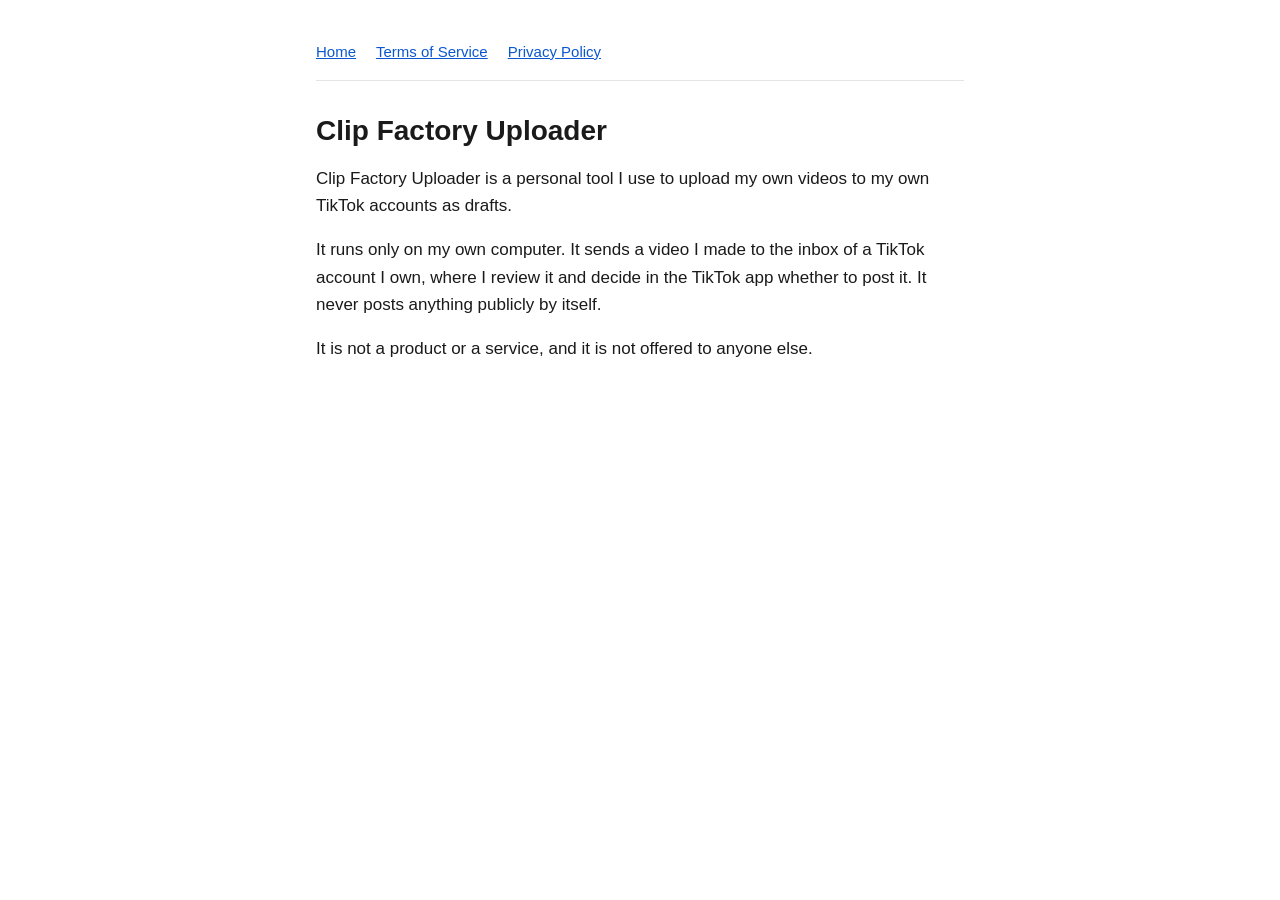
<file: index.html>
<!doctype html>
<html lang="en">
<head>
<meta charset="utf-8">
<meta name="viewport" content="width=device-width, initial-scale=1">
<title>Clip Factory Uploader</title>
<link rel="stylesheet" href="style.css">
</head>
<body>
<main>
<nav><a href="./">Home</a><a href="terms.html">Terms of Service</a><a href="privacy.html">Privacy Policy</a></nav>
<h1>Clip Factory Uploader</h1>
<p>Clip Factory Uploader is a personal tool I use to upload my own videos to my own TikTok accounts as drafts.</p>
<p>It runs only on my own computer. It sends a video I made to the inbox of a TikTok account I own, where I review it and decide in the TikTok app whether to post it. It never posts anything publicly by itself.</p>
<p>It is not a product or a service, and it is not offered to anyone else.</p>
</main>
</body>
</html>
</file>
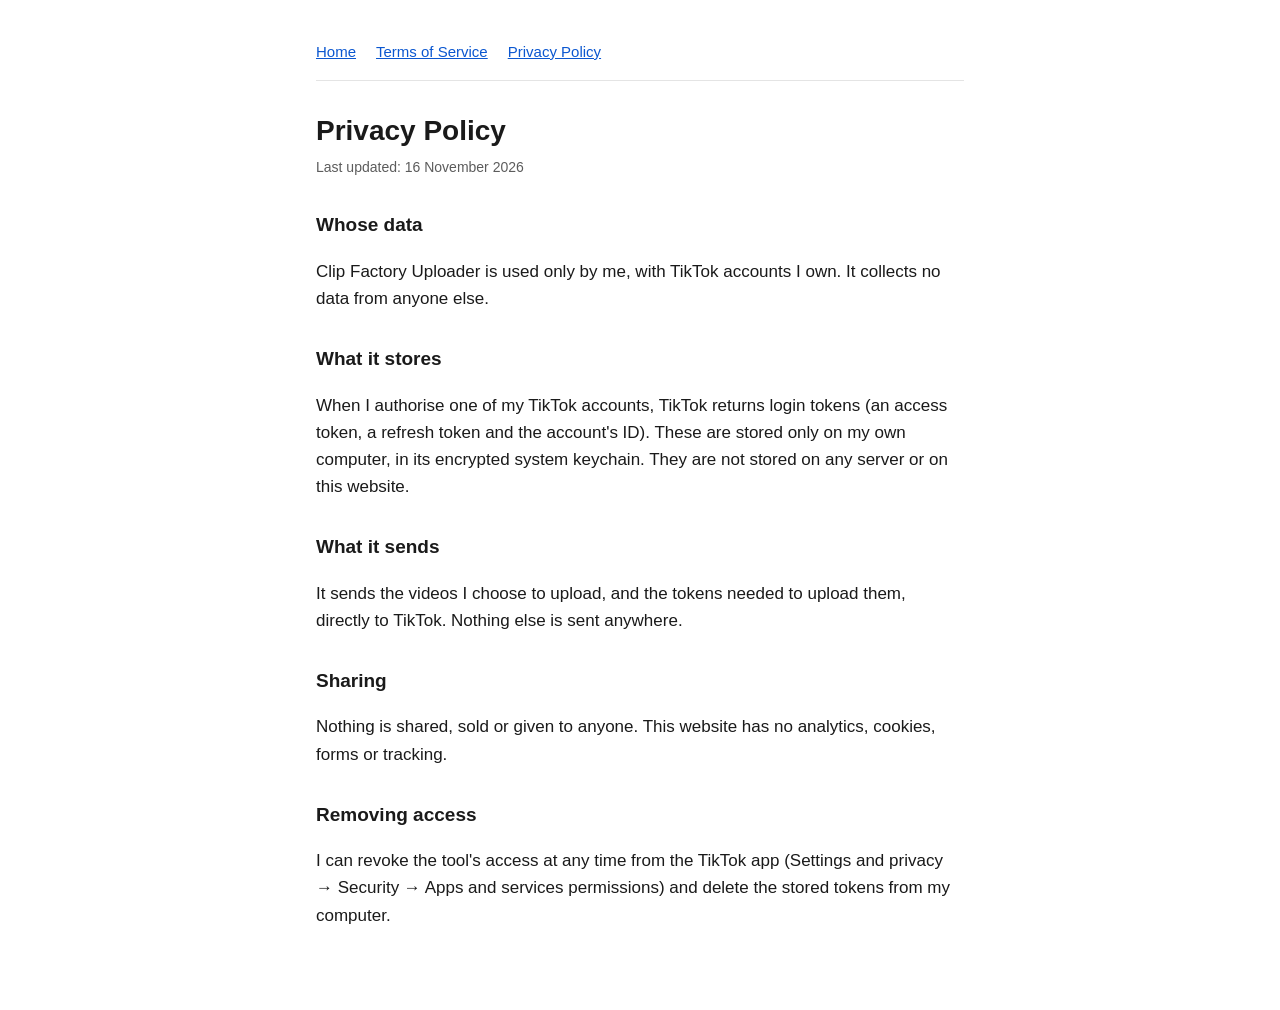
<file: privacy.html>
<!doctype html>
<html lang="en">
<head>
<meta charset="utf-8">
<meta name="viewport" content="width=device-width, initial-scale=1">
<title>Privacy Policy</title>
<link rel="stylesheet" href="style.css">
</head>
<body>
<main>
<nav><a href="./">Home</a><a href="terms.html">Terms of Service</a><a href="privacy.html">Privacy Policy</a></nav>
<h1>Privacy Policy</h1>
<p class="updated">Last updated: 16 November 2026</p>

<h2>Whose data</h2>
<p>Clip Factory Uploader is used only by me, with TikTok accounts I own. It collects no data from anyone else.</p>

<h2>What it stores</h2>
<p>When I authorise one of my TikTok accounts, TikTok returns login tokens (an access token, a refresh token and the account's ID). These are stored only on my own computer, in its encrypted system keychain. They are not stored on any server or on this website.</p>

<h2>What it sends</h2>
<p>It sends the videos I choose to upload, and the tokens needed to upload them, directly to TikTok. Nothing else is sent anywhere.</p>

<h2>Sharing</h2>
<p>Nothing is shared, sold or given to anyone. This website has no analytics, cookies, forms or tracking.</p>

<h2>Removing access</h2>
<p>I can revoke the tool's access at any time from the TikTok app (Settings and privacy → Security → Apps and services permissions) and delete the stored tokens from my computer.</p>
</main>
</body>
</html>
</file>
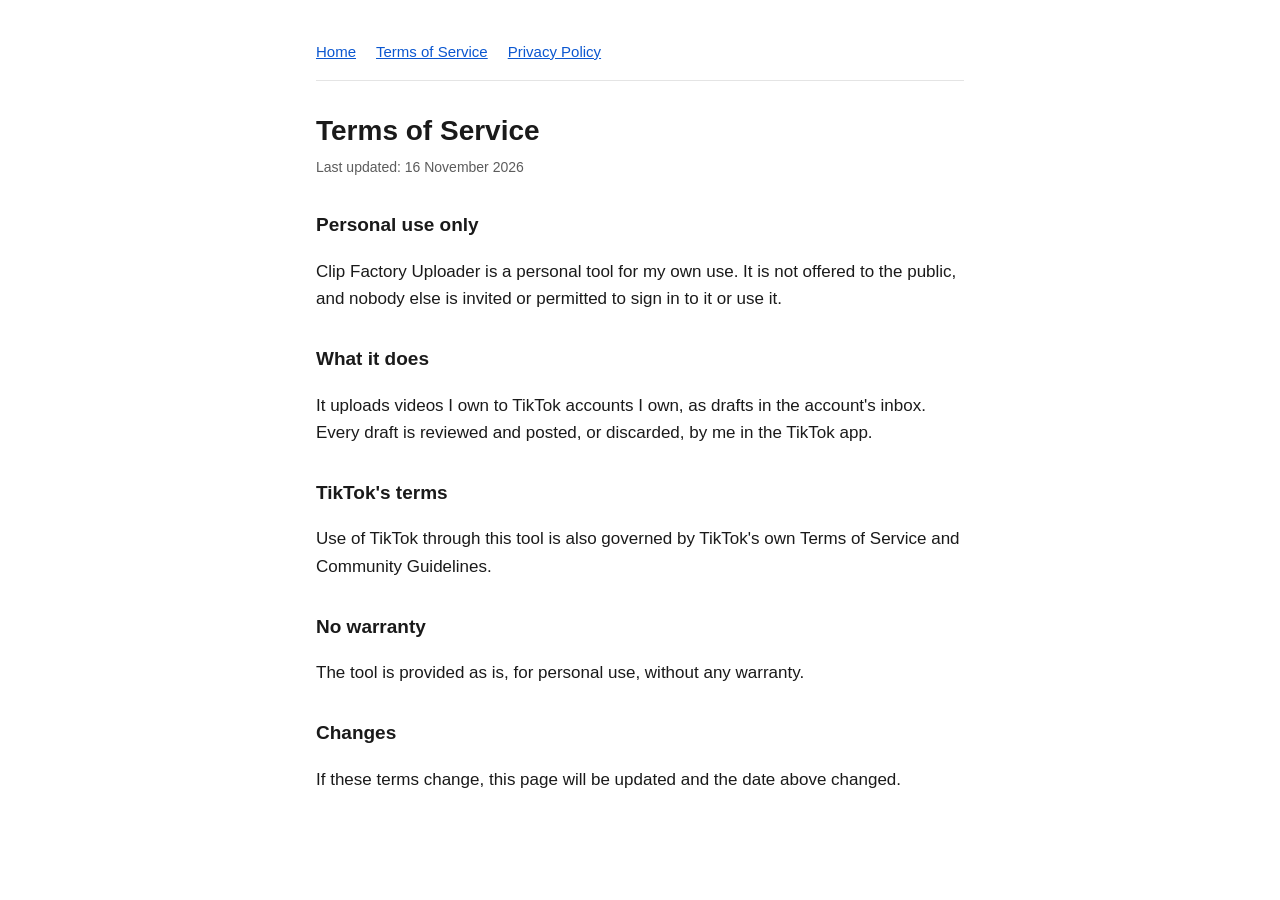
<file: terms.html>
<!doctype html>
<html lang="en">
<head>
<meta charset="utf-8">
<meta name="viewport" content="width=device-width, initial-scale=1">
<title>Terms of Service</title>
<link rel="stylesheet" href="style.css">
</head>
<body>
<main>
<nav><a href="./">Home</a><a href="terms.html">Terms of Service</a><a href="privacy.html">Privacy Policy</a></nav>
<h1>Terms of Service</h1>
<p class="updated">Last updated: 16 November 2026</p>

<h2>Personal use only</h2>
<p>Clip Factory Uploader is a personal tool for my own use. It is not offered to the public, and nobody else is invited or permitted to sign in to it or use it.</p>

<h2>What it does</h2>
<p>It uploads videos I own to TikTok accounts I own, as drafts in the account's inbox. Every draft is reviewed and posted, or discarded, by me in the TikTok app.</p>

<h2>TikTok's terms</h2>
<p>Use of TikTok through this tool is also governed by TikTok's own Terms of Service and Community Guidelines.</p>

<h2>No warranty</h2>
<p>The tool is provided as is, for personal use, without any warranty.</p>

<h2>Changes</h2>
<p>If these terms change, this page will be updated and the date above changed.</p>
</main>
</body>
</html>
</file>
<file: style.css>
:root { --bg: #ffffff; --ink: #1a1a1a; --muted: #5c5c5c; --rule: #e4e4e4; --link: #0b57d0; }
@media (prefers-color-scheme: dark) {
  :root { --bg: #121212; --ink: #ececec; --muted: #a8a8a8; --rule: #2c2c2c; --link: #8ab4f8; }
}
* { box-sizing: border-box; }
body { margin: 0; background: var(--bg); color: var(--ink);
  font: 17px/1.6 -apple-system, BlinkMacSystemFont, "Segoe UI", Roboto, sans-serif; }
main { max-width: 680px; margin: 0 auto; padding: 40px 16px 64px; }
nav { display: flex; gap: 20px; padding-bottom: 16px; border-bottom: 1px solid var(--rule); margin-bottom: 32px; font-size: 15px; }
a { color: var(--link); }
h1 { font-size: 28px; line-height: 1.25; margin: 0 0 8px; }
h2 { font-size: 19px; margin: 32px 0 8px; }
.updated { color: var(--muted); font-size: 14px; margin: 0 0 24px; }
</file>
